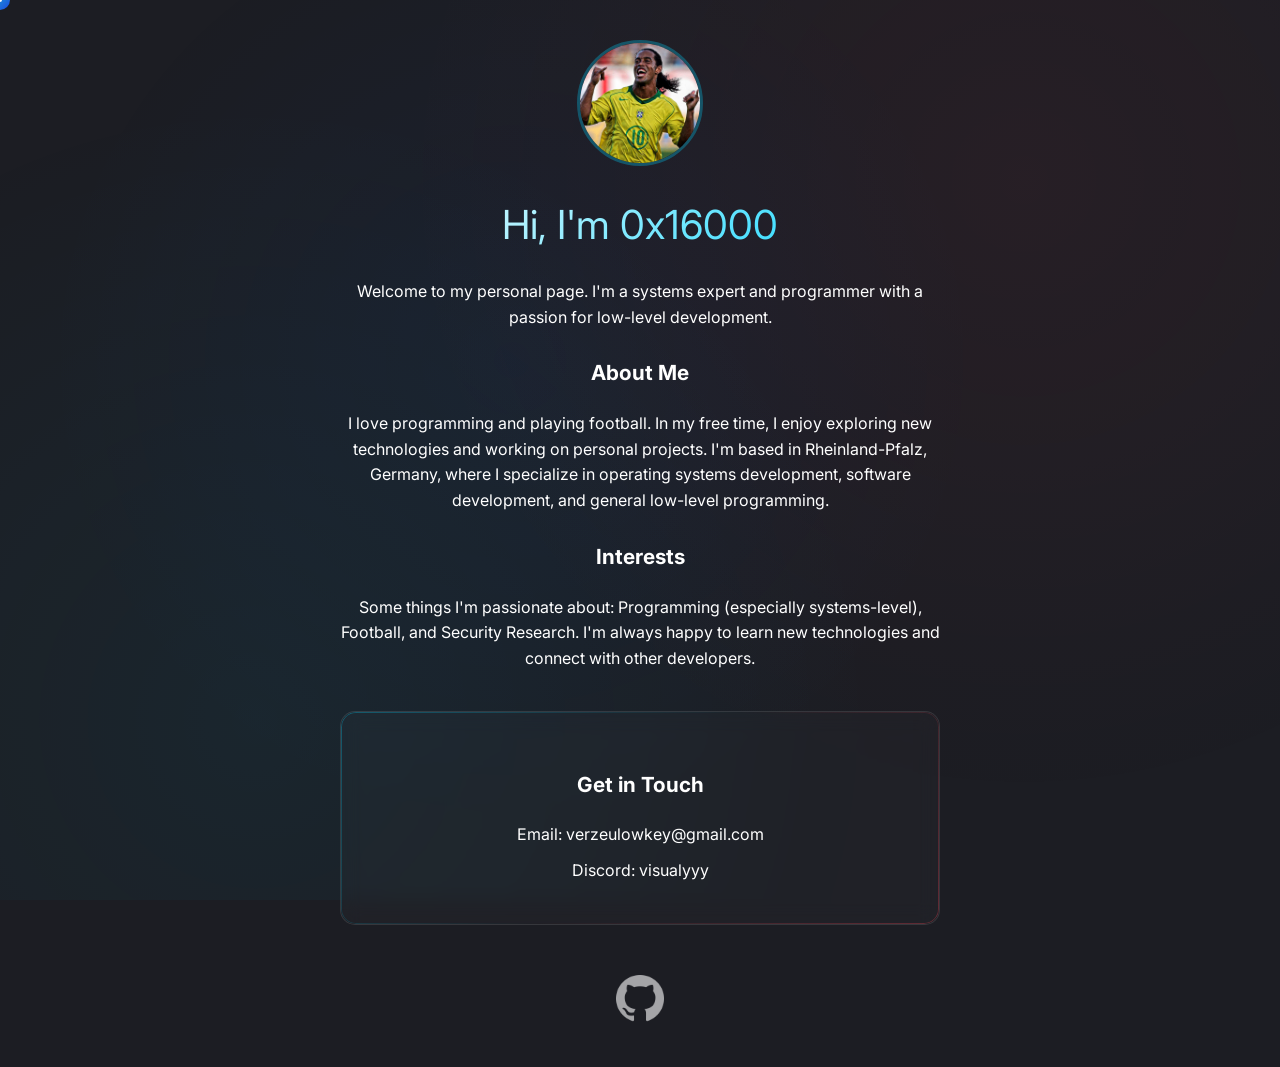
<file: index.html>
<!DOCTYPE html>
<html lang="en">
<head>
    <meta charset="UTF-8">
    <meta name="viewport" content="width=device-width, initial-scale=1.0">
    <title>About Me</title>
    <!-- External CSS Files -->
    <link rel="stylesheet" href="css/page.css">
    <link rel="stylesheet" href="css/theme.css">
    
    <!-- Basic styling and fonts -->
    <style>
        @import url('https://fonts.googleapis.com/css2?family=Inter:wght@400;500;600&display=swap');
        
        body {
            font-family: 'gg sans', 'Inter', -apple-system, BlinkMacSystemFont, sans-serif;
            background: #1C1D23;
            color: white;
            margin: 0;
            padding: 40px 20px;
            min-height: 100vh;
        }
        
        .container {
            max-width: 600px;
            margin: 0 auto;
            text-align: center;
        }
        
        h1 {
            font-size: 2.5em;
            margin-bottom: 30px;
            font-weight: normal;
        }
        
        h2 {
            font-size: 1.3em;
            margin: 30px 0 15px 0;
        }
        
        p {
            font-size: 1em;
            line-height: 1.6;
            margin-bottom: 20px;
        }
        
        .contact {
            margin-top: 40px;
        }
        
        .contact p {
            margin: 10px 0;
        }
        
        .profile-picture {
            margin-bottom: 30px;
        }
        
        .profile-picture img {
            width: 120px;
            height: 120px;
            border-radius: 50%;
            border: 3px solid rgba(0, 212, 255, 0.3);
            transition: all 0.3s ease;
            object-fit: cover;
        }
        
        .profile-picture img:hover {
            border-color: rgba(0, 212, 255, 0.8);
            transform: scale(1.05);
            box-shadow: 0 0 20px rgba(0, 212, 255, 0.4);
        }
        
        .github-link {
            margin-top: 50px;
            display: inline-block;
        }
        
        .github-link img {
            width: 48px;
            height: 48px;
            opacity: 0.6;
            transition: all 0.3s ease;
            cursor: pointer;
        }
        
        .github-link:hover img {
            opacity: 1;
            transform: scale(1.2);
        }
    </style>
</head>
<body>
    <!-- Custom cursor elements -->
    <div class="cursor"></div>
    <div class="cursor-dot"></div>
    
    <div class="container">
        <div class="profile-picture">
            <img src="pfp.png" alt="0x16000's Profile Picture">
        </div>
        
        <h1>Hi, I'm 0x16000</h1>
        
        <p>Welcome to my personal page. I'm a systems expert and programmer with a passion for low-level development.</p>
        
        <h2>About Me</h2>
        <p>I love programming and playing football. In my free time, I enjoy exploring new technologies and working on personal projects. I'm based in Rheinland-Pfalz, Germany, where I specialize in operating systems development, software development, and general low-level programming.</p>
        
        <h2>Interests</h2>
        <p>Some things I'm passionate about: Programming (especially systems-level), Football, and Security Research. I'm always happy to learn new technologies and connect with other developers.</p>
        
        <div class="contact">
            <h2>Get in Touch</h2>
            <p>Email: verzeulowkey@gmail.com</p>
            <p>Discord: visualyyy</p>
        </div>
        
        <a href="https://github.com/0x16000" target="_blank" class="github-link">
            <img src="github.png" alt="GitHub Profile">
        </a>
    </div>
    
    <script>
        // Custom cursor functionality
        const cursor = document.querySelector('.cursor');
        const cursorDot = document.querySelector('.cursor-dot');
        
        document.addEventListener('mousemove', (e) => {
            cursor.style.left = e.clientX + 'px';
            cursor.style.top = e.clientY + 'px';
            
            cursorDot.style.left = e.clientX + 'px';
            cursorDot.style.top = e.clientY + 'px';
        });
    </script>
</body>
</html>
</file>
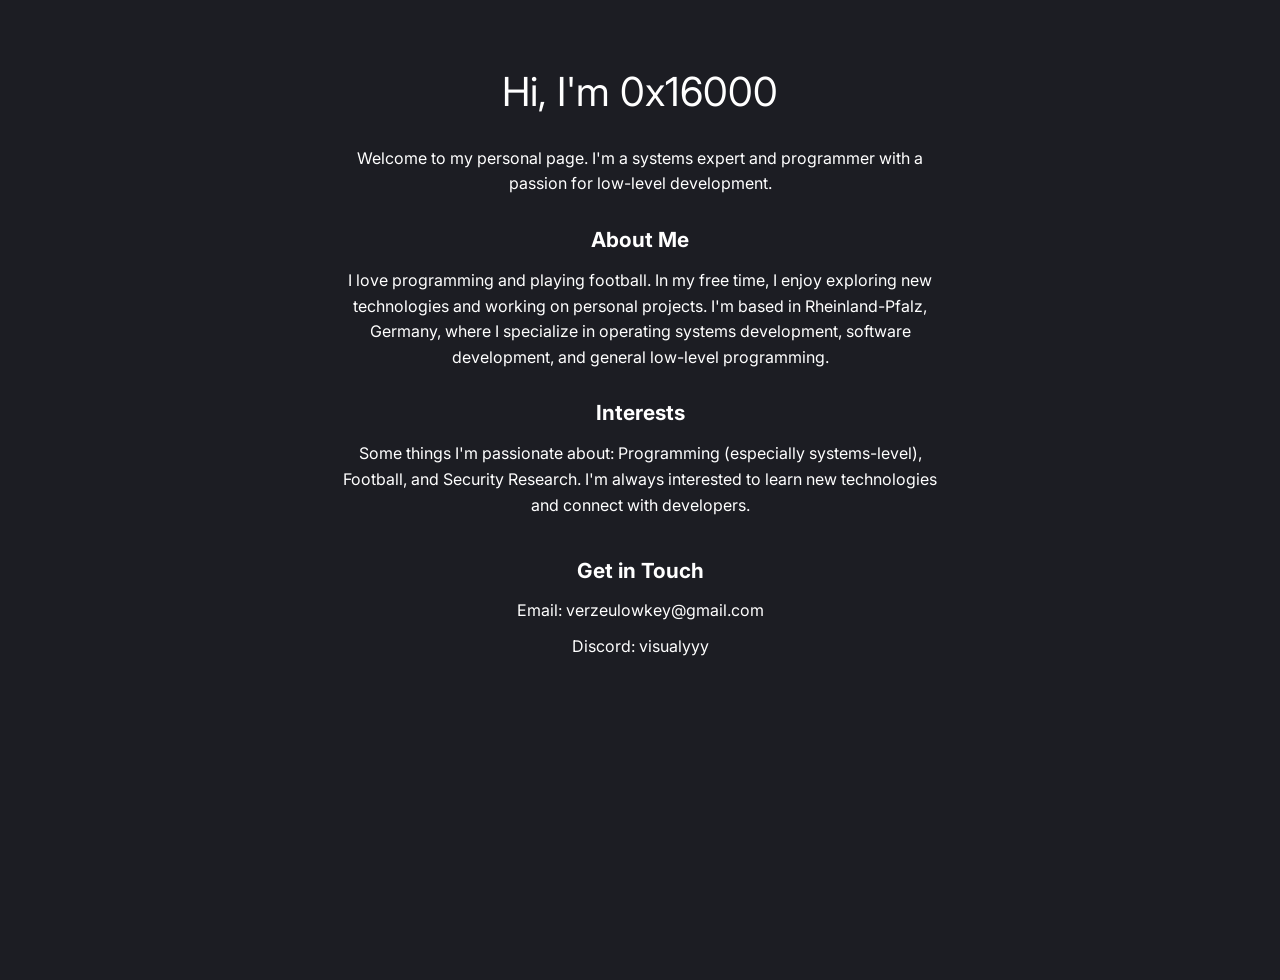
<file: main.html>
<!DOCTYPE html>
<html lang="en">
<head>
    <meta charset="UTF-8">
    <meta name="viewport" content="width=device-width, initial-scale=1.0">
    <title>About Me</title>
    <style>
        @import url('https://fonts.googleapis.com/css2?family=Inter:wght@400;500;600&display=swap');
        
        body {
            font-family: 'gg sans', 'Inter', -apple-system, BlinkMacSystemFont, sans-serif;
            background: #1C1D23;
            color: white;
            margin: 0;
            padding: 40px 20px;
            min-height: 100vh;
        }
        
        .container {
            max-width: 600px;
            margin: 0 auto;
            text-align: center;
        }
        
        h1 {
            font-size: 2.5em;
            margin-bottom: 30px;
            font-weight: normal;
        }
        
        h2 {
            font-size: 1.3em;
            margin: 30px 0 15px 0;
        }
        
        p {
            font-size: 1em;
            line-height: 1.6;
            margin-bottom: 20px;
        }
        
        .contact {
            margin-top: 40px;
        }
        
        .contact p {
            margin: 10px 0;
        }
    </style>
</head>
<body>
    <div class="container">
        <h1>Hi, I'm 0x16000</h1>
        
        <p>Welcome to my personal page. I'm a systems expert and programmer with a passion for low-level development.</p>
        
        <h2>About Me</h2>
        <p>I love programming and playing football. In my free time, I enjoy exploring new technologies and working on personal projects. I'm based in Rheinland-Pfalz, Germany, where I specialize in operating systems development, software development, and general low-level programming.</p>
        
        <h2>Interests</h2>
        <p>Some things I'm passionate about: Programming (especially systems-level), Football, and Security Research. I'm always interested to learn new technologies and connect with developers.</p>
        
        <div class="contact">
            <h2>Get in Touch</h2>
            <p>Email: verzeulowkey@gmail.com</p>
            <p>Discord: visualyyy</p>
        </div>
    </div>
</body>
</html>
</file>
<file: css/page.css>
* {
    transition: all 0.3s cubic-bezier(0.4, 0, 0.2, 1);
}

body {
    scroll-behavior: smooth;
    overflow-x: hidden;
}

.container {
    animation: fadeInUp 0.8s ease-out;
}

h1, h2, h3, p {
    opacity: 0;
    animation: fadeInUp 0.6s ease-out forwards;
}

h1 {
    animation-delay: 0.1s;
    transform: translateY(30px);
}

h2 {
    animation-delay: 0.2s;
    transform: translateY(20px);
}

p {
    animation-delay: 0.3s;
    transform: translateY(15px);
}

.contact {
    animation-delay: 0.4s;
}

h1:hover, h2:hover {
    transform: translateY(-2px);
    text-shadow: 0 4px 8px rgba(255, 255, 255, 0.1);
}

p:hover {
    transform: translateX(5px);
    opacity: 0.9;
}

a {
    position: relative;
    text-decoration: none;
    color: inherit;
    transition: all 0.3s ease;
}

a::after {
    content: '';
    position: absolute;
    bottom: -2px;
    left: 0;
    width: 0;
    height: 2px;
    background: linear-gradient(90deg, #00d4ff, #0066ff);
    transition: width 0.3s ease;
}

a:hover::after {
    width: 100%;
}

a:hover {
    color: #00d4ff;
    transform: translateY(-1px);
}

@keyframes fadeInUp {
    from {
        opacity: 0;
        transform: translateY(30px);
    }
    to {
        opacity: 1;
        transform: translateY(0);
    }
}

@keyframes fadeIn {
    from {
        opacity: 0;
    }
    to {
        opacity: 1;
    }
}

::-webkit-scrollbar {
    width: 8px;
}

::-webkit-scrollbar-track {
    background: rgba(255, 255, 255, 0.1);
}

::-webkit-scrollbar-thumb {
    background: rgba(255, 255, 255, 0.3);
    border-radius: 4px;
    transition: background 0.3s ease;
}

::-webkit-scrollbar-thumb:hover {
    background: rgba(255, 255, 255, 0.5);
}

::selection {
    background: rgba(0, 212, 255, 0.3);
    color: white;
}
</file>
<file: css/theme.css>
* {
    cursor: none !important;
}

.cursor {
    position: fixed;
    top: 0;
    left: 0;
    width: 20px;
    height: 20px;
    background: linear-gradient(135deg, #00d4ff, #0066ff);
    border-radius: 50%;
    pointer-events: none;
    z-index: 9999;
    mix-blend-mode: difference;
    transition: transform 0.1s ease;
    transform: translate(-50%, -50%);
}

.cursor-dot {
    position: fixed;
    top: 0;
    left: 0;
    width: 4px;
    height: 4px;
    background: white;
    border-radius: 50%;
    pointer-events: none;
    z-index: 10000;
    transform: translate(-50%, -50%);
    transition: transform 0.05s ease;
}

body:hover .cursor {
    transform: translate(-50%, -50%) scale(1.5);
}

a:hover ~ .cursor,
h1:hover ~ .cursor,
h2:hover ~ .cursor {
    transform: translate(-50%, -50%) scale(2);
    background: linear-gradient(135deg, #ff4757, #ff3742);
}

body {
    background: linear-gradient(135deg, #1C1D23 0%, #2C2D33 100%);
    position: relative;
    overflow-x: hidden;
}

body::before {
    content: '';
    position: fixed;
    top: 0;
    left: 0;
    width: 100%;
    height: 100%;
    background: 
        radial-gradient(circle at 20% 80%, rgba(0, 212, 255, 0.05) 0%, transparent 50%),
        radial-gradient(circle at 80% 20%, rgba(255, 71, 87, 0.05) 0%, transparent 50%),
        radial-gradient(circle at 40% 40%, rgba(0, 102, 255, 0.05) 0%, transparent 50%);
    pointer-events: none;
    z-index: -1;
}

h1 {
    background: linear-gradient(135deg, #ffffff, #00d4ff);
    -webkit-background-clip: text;
    -webkit-text-fill-color: transparent;
    background-clip: text;
    position: relative;
}

h1::after {
    content: attr(data-text);
    position: absolute;
    top: 0;
    left: 0;
    background: linear-gradient(135deg, #00d4ff, #0066ff);
    -webkit-background-clip: text;
    -webkit-text-fill-color: transparent;
    background-clip: text;
    opacity: 0;
    transition: opacity 0.3s ease;
}

h1:hover::after {
    opacity: 1;
}

h2 {
    position: relative;
    padding-bottom: 10px;
}

h2::after {
    content: '';
    position: absolute;
    bottom: 0;
    left: 50%;
    transform: translateX(-50%);
    width: 0;
    height: 2px;
    background: linear-gradient(90deg, transparent, #00d4ff, transparent);
    transition: width 0.5s ease;
    box-shadow: 0 0 10px rgba(0, 212, 255, 0.5);
}

h2:hover::after {
    width: 100%;
}

.contact {
    position: relative;
    padding: 30px;
    border-radius: 15px;
    background: rgba(255, 255, 255, 0.02);
    border: 1px solid rgba(255, 255, 255, 0.1);
    backdrop-filter: blur(10px);
}

.contact::before {
    content: '';
    position: absolute;
    inset: 0;
    border-radius: 15px;
    padding: 1px;
    background: linear-gradient(135deg, rgba(0, 212, 255, 0.3), transparent, rgba(255, 71, 87, 0.3));
    mask: linear-gradient(#fff 0 0) content-box, linear-gradient(#fff 0 0);
    mask-composite: exclude;
    pointer-events: none;
}

.particles {
    position: fixed;
    top: 0;
    left: 0;
    width: 100%;
    height: 100%;
    pointer-events: none;
    z-index: -1;
}

.particle {
    position: absolute;
    width: 2px;
    height: 2px;
    background: rgba(0, 212, 255, 0.6);
    border-radius: 50%;
    animation: float 6s infinite linear;
}

.particle:nth-child(2n) {
    background: rgba(255, 71, 87, 0.4);
    animation-duration: 8s;
}

.particle:nth-child(3n) {
    background: rgba(0, 102, 255, 0.5);
    animation-duration: 10s;
}

@keyframes float {
    0% {
        transform: translateY(100vh) rotate(0deg);
        opacity: 0;
    }
    10% {
        opacity: 1;
    }
    90% {
        opacity: 1;
    }
    100% {
        transform: translateY(-10px) rotate(360deg);
        opacity: 0;
    }
}

@media (max-width: 768px) {
    .cursor, .cursor-dot {
        display: none;
    }
    
    * {
        cursor: auto !important;
    }
}
</file>
